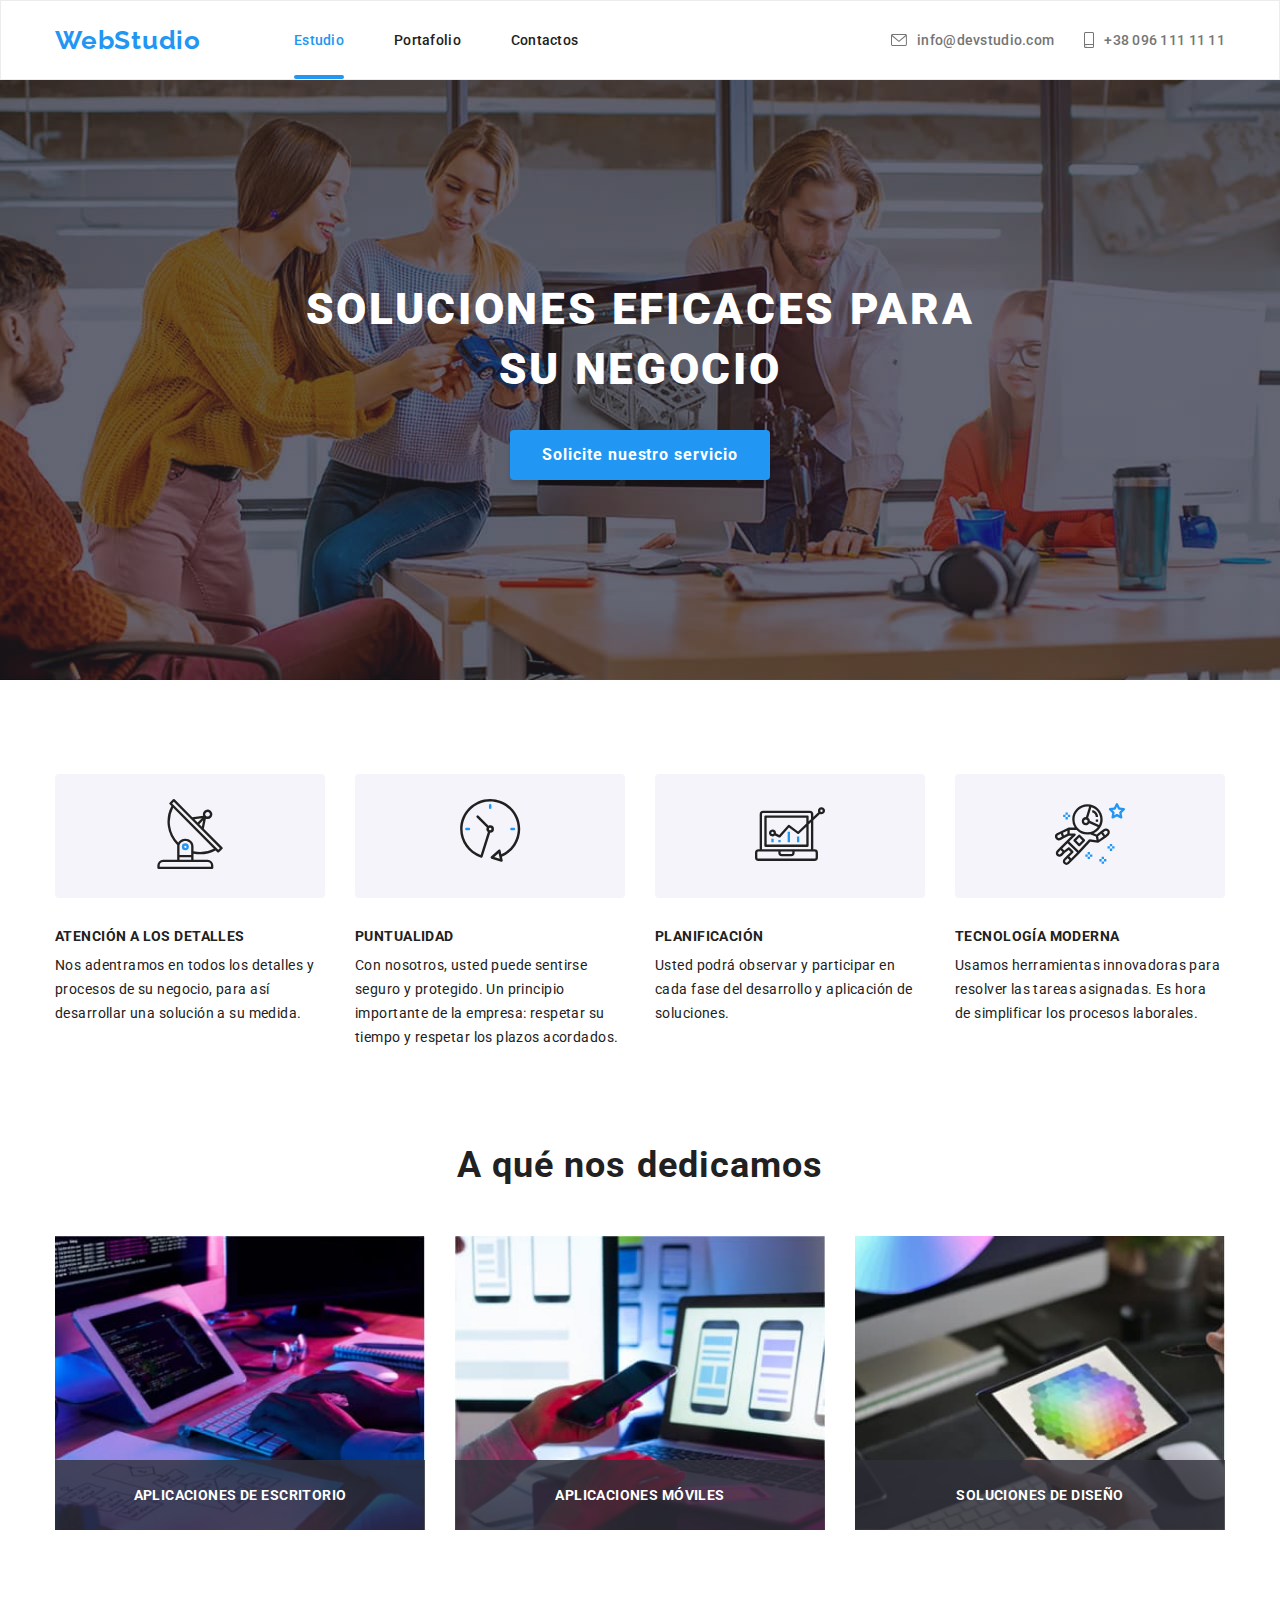
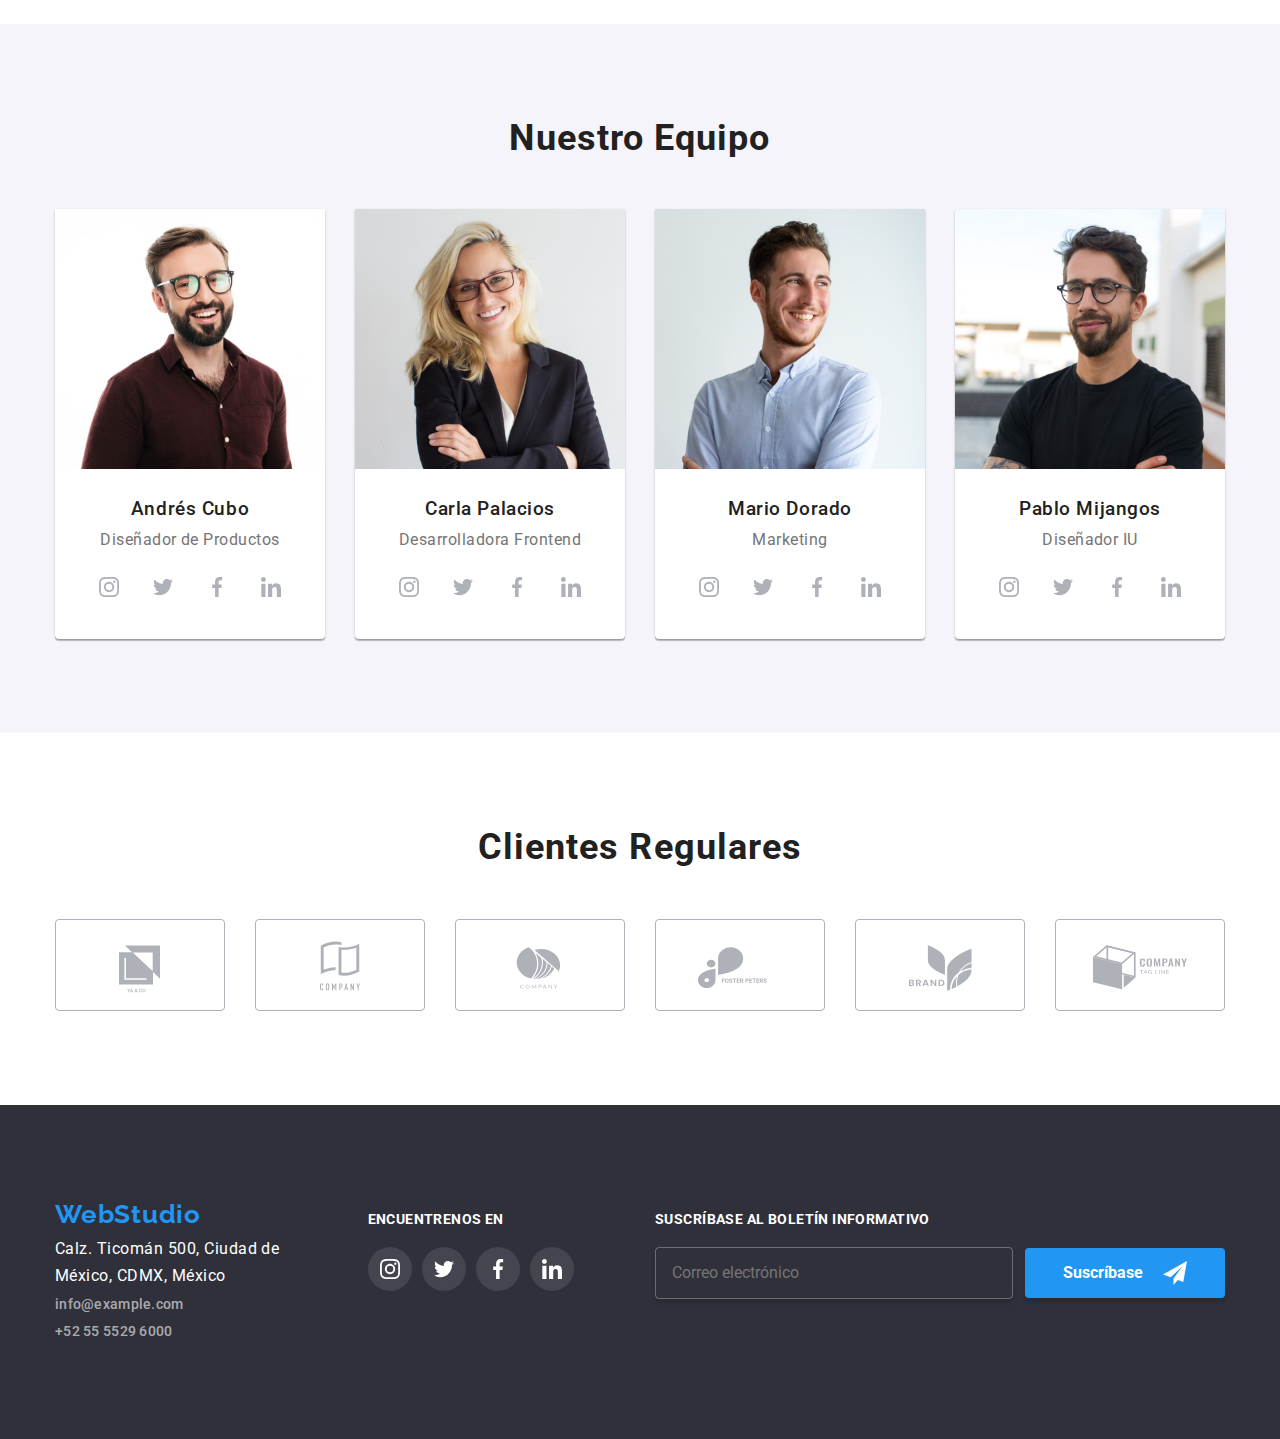
<file: index.html>
<!DOCTYPE html>
<html lang="es">
  <head>
    <meta charset="utf-8" />
    <meta name="viewport" content="width=device-width, initial-scale=1.0" />
    <link
      rel="stylesheet"
      href="https://cdnjs.cloudflare.com/ajax/libs/modern-normalize/1.0.0/modern-normalize.min.css"
    />
    <link rel="stylesheet" href="./css/main.min.css" />
    <title>WebStudio - Estudio</title>
  </head>
  <body>
    <header class="header">
      <div class="header__container container">
        <a class="logo" href="./index.html">WebStudio</a>
        <nav class="navbar">
          <ul class="navbar__list list">
            <li class="navbar__item">
              <a class="navbar__link link navbar__link--active" href="./index.html">Estudio</a>
            </li>
            <li class="navbar__item">
              <a class="navbar__link link" href="./portfolio.html">Portafolio</a>
            </li>
            <li class="navbar__item"><a class="navbar__link link" href="#">Contactos</a></li>
          </ul>
        </nav>
        <ul class="contacts navbar__list navbar__list--contacts list">
          <li class="contacts__item">
            <a class="contacts__link link" href="mailto:info@devstudio.com">
              <svg class="contacts__icon" width="16px" height="12px">
                <use href="./images/icons.svg#icon-sobre"></use>
              </svg>
              info@devstudio.com
            </a>
          </li>
          <li class="contacts__item">
            <a class="contacts__link link" href="tel:+380961111111">
              <svg class="contacts__icon" width="10px" height="16px">
                <use href="./images/icons.svg#icon-celular"></use>
              </svg>
              +38 096 111 11 11
            </a>
          </li>
        </ul>
        <button class="menu-toggle open-menu" aria-expanded="false" aria-controls="mobile-menu">
          <svg xmlns="http://www.w3.org/2000/svg" width="24" height="16" viewBox="0 0 24 16">
            <path
              fill-rule="evenodd"
              clip-rule="evenodd"
              d="M0 2.66667V0H24V2.66667H0ZM0 9.33333H24V6.66667H0V9.33333ZM0 16H24V13.3333H0V16Z"
            />
          </svg>
        </button>
      </div>
    </header>
    <main class="main">
      <section class="hero section">
        <div class="hero__container container">
          <h1 class="hero__title">SOLUCIONES EFICACES PARA SU NEGOCIO</h1>
          <button class="hero__btn btn" type="button" data-modal-open>
            Solicite nuestro servicio
          </button>
        </div>
      </section>
      <section class="targets section">
        <ul class="targets__list list container">
          <li class="target__item">
            <div class="target__icon">
              <svg width="70" height="70">
                <use href="./images/icons.svg#icon-antena"></use>
              </svg>
            </div>
            <h3 class="target__title">ATENCIÓN A LOS DETALLES</h3>
            <p class="target__description">
              Nos adentramos en todos los detalles y procesos de su negocio, para así desarrollar
              una solución a su medida.
            </p>
          </li>
          <li class="target__item">
            <div class="target__icon">
              <svg width="70" height="70">
                <use href="./images/icons.svg#icon-reloj"></use>
              </svg>
            </div>
            <h3 class="target__title">PUNTUALIDAD</h3>
            <p class="target__description">
              Con nosotros, usted puede sentirse seguro y protegido. Un principio importante de la
              empresa: respetar su tiempo y respetar los plazos acordados.
            </p>
          </li>
          <li class="target__item">
            <div class="target__icon">
              <svg width="70" height="70">
                <use href="./images/icons.svg#icon-planeacion"></use>
              </svg>
            </div>
            <h3 class="target__title">PLANIFICACIÓN</h3>
            <p class="target__description">
              Usted podrá observar y participar en cada fase del desarrollo y aplicación de
              soluciones.
            </p>
          </li>
          <li class="target__item">
            <div class="target__icon">
              <svg width="70" height="70">
                <use href="./images/icons.svg#icon-astronauta"></use>
              </svg>
            </div>
            <h3 class="target__title">TECNOLOGÍA MODERNA</h3>
            <p class="target__description">
              Usamos herramientas innovadoras para resolver las tareas asignadas. Es hora de
              simplificar los procesos laborales.
            </p>
          </li>
        </ul>
      </section>
      <section class="services section">
        <div class="services__container container">
          <h2 class="services__title">A qué nos dedicamos</h2>
          <ul class="services__list list">
            <li class="service__item">
              <img
                class="service__image"
                src="./images/logic.jpg"
                alt="Aplicaciones escritorio"
                width="370"
                height="294"
              />
              <h3 class="service__description">APLICACIONES DE ESCRITORIO</h3>
            </li>
            <li class="service__item">
              <img
                class="service__image"
                src="./images/mobile-app.jpg"
                alt="Aplicaciones móviles"
                width="370"
                height="294"
              />
              <h3 class="service__description">APLICACIONES MÓVILES</h3>
            </li>
            <li class="service__item">
              <img
                class="service__image"
                src="./images/colours-palette.jpg"
                alt="Soluciones de diseño"
                width="370"
                height="294"
              />
              <h3 class="service__description">SOLUCIONES DE DISEÑO</h3>
            </li>
          </ul>
        </div>
      </section>
      <section class="team section">
        <div class="team__container container">
          <h2 class="team__title">Nuestro Equipo</h2>
          <ul class="team__list list">
            <li class="team__member">
              <img
                class="member__photo"
                src="./images/andres-cubo.jpg"
                alt="Andrés Cubo"
                width="270"
                height="260"
              />
              <h3 class="member__name">Andrés Cubo</h3>
              <p class="member__job">Diseñador de Productos</p>
              <ul class="social__list list">
                <li class="social__item">
                  <a class="social__link link" href="#">
                    <svg class="social__icon">
                      <use href="./images/icons.svg#icon-instagram"></use>
                    </svg>
                  </a>
                </li>
                <li class="social__item">
                  <a class="social__link link" href="#">
                    <svg class="social__icon">
                      <use href="./images/icons.svg#icon-twitter"></use>
                    </svg>
                  </a>
                </li>
                <li class="social__item">
                  <a class="social__link link" href="#">
                    <svg class="social__icon">
                      <use href="./images/icons.svg#icon-facebook"></use>
                    </svg>
                  </a>
                </li>
                <li class="social__item">
                  <a class="social__link link" href="#">
                    <svg class="social__icon">
                      <use href="./images/icons.svg#icon-linkedin"></use>
                    </svg>
                  </a>
                </li>
              </ul>
            </li>
            <li class="team__member">
              <img
                class="member__photo"
                src="./images/carla-palacios.jpg"
                alt="Carla Palacios"
                width="270"
                height="260"
              />
              <h3 class="member__name">Carla Palacios</h3>
              <p class="member__job">Desarrolladora Frontend</p>
              <ul class="social__list list">
                <li class="social__item">
                  <a class="social__link link" href="#">
                    <svg class="social__icon">
                      <use href="./images/icons.svg#icon-instagram"></use>
                    </svg>
                  </a>
                </li>
                <li class="social__item">
                  <a class="social__link link" href="#">
                    <svg class="social__icon">
                      <use href="./images/icons.svg#icon-twitter"></use>
                    </svg>
                  </a>
                </li>
                <li class="social__item">
                  <a class="social__link link" href="#">
                    <svg class="social__icon">
                      <use href="./images/icons.svg#icon-facebook"></use>
                    </svg>
                  </a>
                </li>
                <li class="social__item">
                  <a class="social__link link" href="#">
                    <svg class="social__icon">
                      <use href="./images/icons.svg#icon-linkedin"></use>
                    </svg>
                  </a>
                </li>
              </ul>
            </li>
            <li class="team__member">
              <img
                class="member__photo"
                src="./images/mario-dorado.jpg"
                alt="Mario Dorado"
                width="270"
                height="260"
              />
              <h3 class="member__name">Mario Dorado</h3>
              <p class="member__job">Marketing</p>
              <ul class="social__list list">
                <li class="social__item">
                  <a class="social__link link" href="#">
                    <svg class="social__icon">
                      <use href="./images/icons.svg#icon-instagram"></use>
                    </svg>
                  </a>
                </li>
                <li class="social__item">
                  <a class="social__link link" href="#">
                    <svg class="social__icon">
                      <use href="./images/icons.svg#icon-twitter"></use>
                    </svg>
                  </a>
                </li>
                <li class="social__item">
                  <a class="social__link link" href="#">
                    <svg class="social__icon">
                      <use href="./images/icons.svg#icon-facebook"></use>
                    </svg>
                  </a>
                </li>
                <li class="social__item">
                  <a class="social__link link" href="#">
                    <svg class="social__icon">
                      <use href="./images/icons.svg#icon-linkedin"></use>
                    </svg>
                  </a>
                </li>
              </ul>
            </li>
            <li class="team__member">
              <img
                class="member__photo"
                src="./images/pablo-mijangos.jpg"
                alt="Pablo Mijangos"
                width="270"
                height="260"
              />
              <h3 class="member__name">Pablo Mijangos</h3>
              <p class="member__job">Diseñador IU</p>
              <ul class="social__list list">
                <li class="social__item">
                  <a class="social__link link" href="#">
                    <svg class="social__icon">
                      <use href="./images/icons.svg#icon-instagram"></use>
                    </svg>
                  </a>
                </li>
                <li class="social__item">
                  <a class="social__link link" href="#">
                    <svg class="social__icon">
                      <use href="./images/icons.svg#icon-twitter"></use>
                    </svg>
                  </a>
                </li>
                <li class="social__item">
                  <a class="social__link link" href="#">
                    <svg class="social__icon">
                      <use href="./images/icons.svg#icon-facebook"></use>
                    </svg>
                  </a>
                </li>
                <li class="social__item">
                  <a class="social__link link" href="#">
                    <svg class="social__icon">
                      <use href="./images/icons.svg#icon-linkedin"></use>
                    </svg>
                  </a>
                </li>
              </ul>
            </li>
          </ul>
        </div>
      </section>
      <section class="clients section">
        <div class="clients__container container">
          <h2 class="clients__title">Clientes Regulares</h2>
          <ul class="clients__list list">
            <li class="client__item">
              <a class="client__link link" href="#">
                <svg class="client__icon">
                  <use href="./images/icons.svg#icon-yaco-c1"></use>
                </svg>
              </a>
            </li>
            <li class="client__item">
              <a class="client__link link" href="#">
                <svg class="client__icon">
                  <use href="./images/icons.svg#icon-company-c2"></use>
                </svg>
              </a>
            </li>
            <li class="client__item">
              <a class="client__link link" href="#">
                <svg class="client__icon">
                  <use href="./images/icons.svg#icon-company-c3"></use>
                </svg>
              </a>
            </li>
            <li class="client__item">
              <a class="client__link link" href="#">
                <svg class="client__icon">
                  <use href="./images/icons.svg#icon-foster-peters-c4"></use>
                </svg>
              </a>
            </li>
            <li class="client__item">
              <a class="client__link link" href="#">
                <svg class="client__icon">
                  <use href="./images/icons.svg#icon-brand-c5"></use>
                </svg>
              </a>
            </li>
            <li class="client__item">
              <a class="client__link link" href="#">
                <svg class="client__icon">
                  <use href="./images/icons.svg#icon-company-tagline-c6"></use>
                </svg>
              </a>
            </li>
          </ul>
        </div>
      </section>
    </main>
    <footer class="footer section">
      <div class="footer__container container">
        <div class="footer__address">
          <a class="footer__logo logo" href="./index.html">WebStudio</a>
          <address class="address">
            <ul class="address__list list">
              <li class="address__item">Calz. Ticomán 500, Ciudad de México, CDMX, México</li>
              <li class="address__item">
                <a class="address__link link" href="mailto:info@example.com">info@example.com</a>
              </li>
              <li class="address__item">
                <a class="address__link link" href="tel:+525555296000">+52 55 5529 6000</a>
              </li>
            </ul>
          </address>
        </div>
        <div class="footer__social">
          <h3 class="social__title">ENCUENTRENOS EN</h3>
          <ul class="social__list list">
            <li class="social__item">
              <a class="social__link link social__link--footer" href="#">
                <svg class="social__icon">
                  <use href="./images/icons.svg#icon-instagram"></use>
                </svg>
              </a>
            </li>
            <li class="social__item">
              <a class="social__link link social__link--footer" href="#">
                <svg class="social__icon">
                  <use href="./images/icons.svg#icon-twitter"></use>
                </svg>
              </a>
            </li>
            <li class="social__item">
              <a class="social__link link social__link--footer" href="#">
                <svg class="social__icon">
                  <use href="./images/icons.svg#icon-facebook"></use>
                </svg>
              </a>
            </li>
            <li class="social__item">
              <a class="social__link link social__link--footer" href="#">
                <svg class="social__icon">
                  <use href="./images/icons.svg#icon-linkedin"></use>
                </svg>
              </a>
            </li>
          </ul>
        </div>
        <div class="footer__suscribe">
          <h3 class="suscribe__title">SUSCRÍBASE al boletín informativo</h3>
          <form class="suscribe__form">
            <input
              class="suscribe__input"
              type="email"
              name="sub_email"
              placeholder="Correo electrónico"
              required
            />
            <button class="suscribe__btn btn" type="submit">
              Suscríbase
              <svg class="suscribe__icon">
                <use href="./images/icons.svg#icon-send"></use>
              </svg>
            </button>
          </form>
        </div>
      </div>
    </footer>

    <div class="backdrop is-hidden" data-modal>
      <div class="modal">
        <button class="close__btn btn" type="button" data-modal-close>
          <svg class="close__icon">
            <use href="./images/icons.svg#icon-close-modal"></use>
          </svg>
        </button>
        <form class="modal__form">
          <fieldset class="form__group">
            <legend class="form__title">Deje sus datos, nos contactaremos con usted</legend>
            <label class="form__label">
              Nombre
              <input class="form__input" type="text" name="name" />
              <svg class="form__icon">
                <use href="./images/icons.svg#icon-person"></use>
              </svg>
            </label>
            <label class="form__label">
              Teléfono
              <input class="form__input" type="tel" name="phone" />
              <svg class="form__icon">
                <use href="./images/icons.svg#icon-phone"></use>
              </svg>
            </label>
            <label class="form__label">
              E-mail
              <input class="form__input" type="email" name="email" />
              <svg class="form__icon">
                <use href="./images/icons.svg#icon-email"></use>
              </svg>
            </label>
            <label class="form__label">
              Comentarios
              <textarea
                class="form__textarea"
                name="comments"
                rows="5"
                placeholder="Introduzca el texto"
              ></textarea>
            </label>
          </fieldset>
          <div class="form__terms">
            <label class="terms__label">
              <input class="terms__input" type="checkbox" name="terms-checkbox" />
              Estoy de acuerdo con el boletín informativo y acepto los Términos y Condiciones
            </label>
          </div>
          <button class="form__btn btn" type="submit">Enviar</button>
        </form>
      </div>
    </div>

    <div class="menu-container" id="mobile-menu">
      <button class="menu-toggle close-menu">
        <svg xmlns="http://www.w3.org/2000/svg" width="40" height="40" viewBox="0 0 40 40">
          <path
            d="M29.6667 12.88L27.7867 11L20.3333 18.4533L12.88 11L11 12.88L18.4533 20.3333L11 27.7867L12.88 29.6667L20.3333 22.2133L27.7867 29.6667L29.6667 27.7867L22.2133 20.3333L29.6667 12.88Z"
          />
        </svg>
      </button>

      <ul class="menu__list list">
        <li class="menu__item">
          <a class="menu__link link menu__link--active" href="./index.html">Estudio</a>
        </li>
        <li class="menu__item">
          <a class="menu__link link" href="./portfolio.html">Portafolio</a>
        </li>
        <li class="menu__item"><a class="menu__link link" href="#">Contactos</a></li>
      </ul>

      <ul class="menu-contacts__list list">
        <li class="menu-contacts__item">
          <a class="menu-contacts__link menu-contacts__link--active link" href="tel:+380961111111">
            +38 096 111 11 11
          </a>
        </li>
        <li class="menu-contacts__item">
          <a class="menu-contacts__link link" href="mailto:info@devstudio.com">
            info@devstudio.com
          </a>
        </li>
      </ul>

      <ul class="menu-social__list list">
        <li class="menu-social__item">
          <a href="#" class="menu-social__link link">Instagram</a>
        </li>
        <li class="menu-social__item">
          <a href="#" class="menu-social__link link">Twitter</a>
        </li>
        <li class="menu-social__item">
          <a href="#" class="menu-social__link link">Facebook</a>
        </li>
        <li class="menu-social__item">
          <a href="#" class="menu-social__link link">LinkedIn</a>
        </li>
      </ul>
    </div>

    <script src="./js/modal.js"></script>
    <script src="./js/mobile-menu.js"></script>
  </body>
</html>
</file>
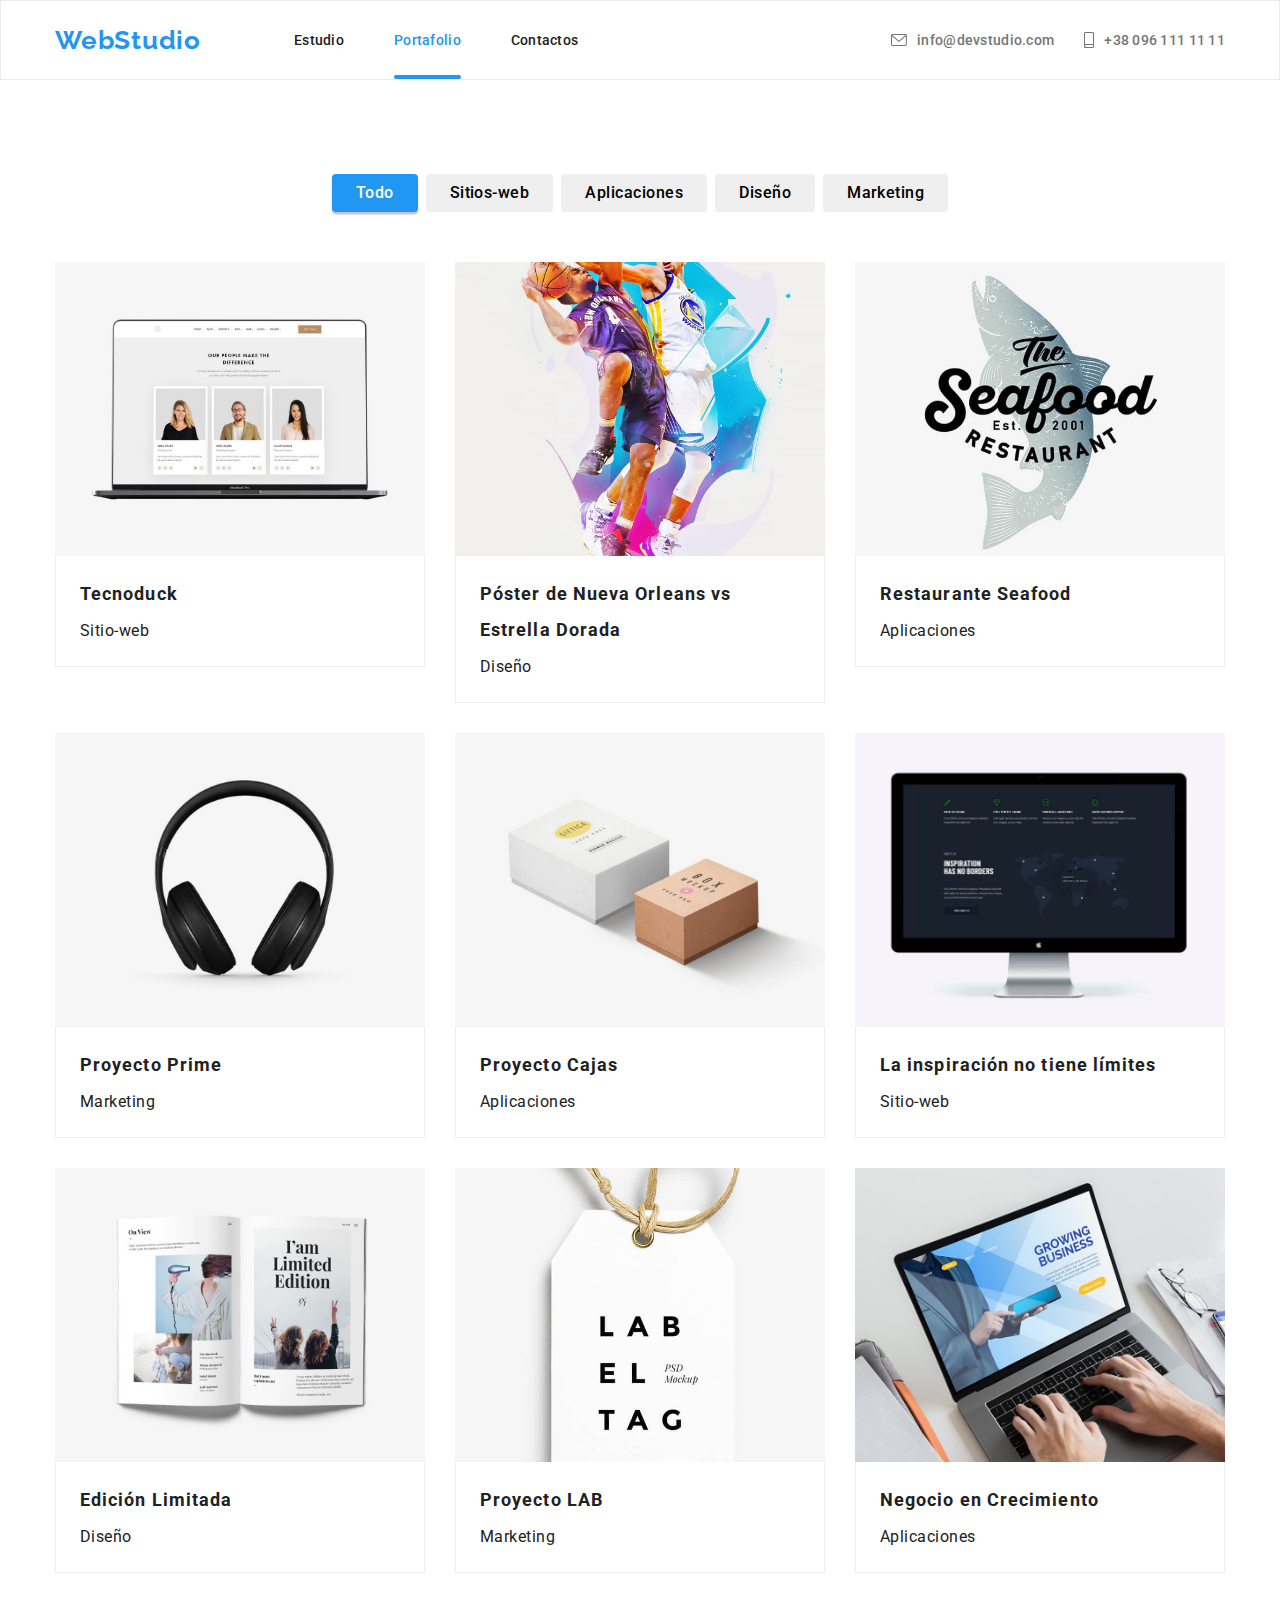
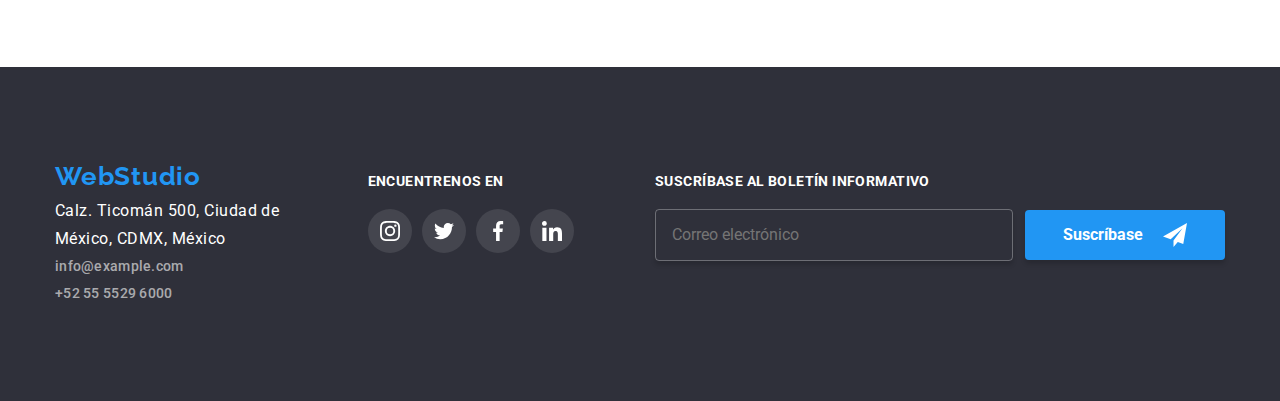
<file: portfolio.html>
<!DOCTYPE html>
<html lang="es">
  <head>
    <meta charset="utf-8" />
    <meta name="viewport" content="width=device-width, initial-scale=1.0" />
    <link
      rel="stylesheet"
      href="https://cdnjs.cloudflare.com/ajax/libs/modern-normalize/1.0.0/modern-normalize.min.css"
    />
    <link rel="stylesheet" href="./css/main.min.css" />
    <title>WebStudio - Portafolio</title>
  </head>
  <body>
    <header class="header">
      <div class="header__container container">
        <a class="logo" href="./index.html">WebStudio</a>
        <nav class="navbar">
          <ul class="navbar__list list">
            <li class="navbar__item">
              <a class="navbar__link link" href="./index.html">Estudio</a>
            </li>
            <li class="navbar__item">
              <a class="navbar__link link navbar__link--active" href="./portfolio.html"
                >Portafolio</a
              >
            </li>
            <li class="navbar__item"><a class="navbar__link link" href="#">Contactos</a></li>
          </ul>
        </nav>
        <ul class="contacts navbar__list navbar__list--contacts list">
          <li class="contacts__item">
            <a class="contacts__link link" href="mailto:info@devstudio.com">
              <svg class="contacts__icon" width="16px" height="12px">
                <use href="./images/icons.svg#icon-sobre"></use>
              </svg>
              info@devstudio.com
            </a>
          </li>
          <li class="contacts__item">
            <a class="contacts__link link" href="tel:+380961111111">
              <svg class="contacts__icon" width="10px" height="16px">
                <use href="./images/icons.svg#icon-celular"></use>
              </svg>
              +38 096 111 11 11
            </a>
          </li>
        </ul>
        <button class="menu-toggle open-menu" aria-expanded="false" aria-controls="mobile-menu">
          <svg xmlns="http://www.w3.org/2000/svg" width="24" height="16" viewBox="0 0 24 16">
            <path
              fill-rule="evenodd"
              clip-rule="evenodd"
              d="M0 2.66667V0H24V2.66667H0ZM0 9.33333H24V6.66667H0V9.33333ZM0 16H24V13.3333H0V16Z"
            />
          </svg>
        </button>
      </div>
    </header>
    <main class="main">
      <section class="portfolio section">
        <div class="portfolio__container container">
          <ul class="filters__list list">
            <li class="filters__item">
              <button class="filters__btn btn filters__btn--active" type="button">Todo</button>
            </li>
            <li class="filters__item">
              <button class="filters__btn btn" type="button">Sitios-web</button>
            </li>
            <li class="filters__item">
              <button class="filters__btn btn" type="button">Aplicaciones</button>
            </li>
            <li class="filters__item">
              <button class="filters__btn btn" type="button">Diseño</button>
            </li>
            <li class="filters__item">
              <button class="filters__btn btn" type="button">Marketing</button>
            </li>
          </ul>
          <ul class="gallery__list list">
            <li class="gallery__card">
              <div class="card__container">
                <img class="card__image" src="./images/tecnoduck.jpg" alt="Sitio Web Tecnoduck" />
                <div class="card__description">
                  <p class="card__text">
                    Tecnoduck es una plataforma de distribución de coronavirus de última generación.
                    Las compañías usan esta plataforma para el espionaje digital y los ataques a los
                    servidores seguros de la competencia.
                  </p>
                </div>
              </div>
              <div class="card__details">
                <h3 class="card__title">Tecnoduck</h3>
                <p class="card__category">Sitio-web</p>
              </div>
            </li>
            <li class="gallery__card">
              <div class="card__container">
                <img class="card__image" src="./images/nba-poster.jpg" alt="Poster de la NBA" />
                <div class="card__description">
                  <p class="card__text">
                    Tecnoduck es una plataforma de distribución de coronavirus de última generación.
                    Las compañías usan esta plataforma para el espionaje digital y los ataques a los
                    servidores seguros de la competencia.
                  </p>
                </div>
              </div>
              <div class="card__details">
                <h3 class="card__title">Póster de Nueva Orleans vs Estrella Dorada</h3>
                <p class="card__category">Diseño</p>
              </div>
            </li>
            <li class="gallery__card">
              <div class="card__container">
                <img class="card__image" src="./images/seafood.jpg" alt="Restaurante Seafood" />
                <div class="card__description">
                  <p class="card__text">
                    Tecnoduck es una plataforma de distribución de coronavirus de última generación.
                    Las compañías usan esta plataforma para el espionaje digital y los ataques a los
                    servidores seguros de la competencia.
                  </p>
                </div>
              </div>
              <div class="card__details">
                <h3 class="card__title">Restaurante Seafood</h3>
                <p class="card__category">Aplicaciones</p>
              </div>
            </li>
            <li class="gallery__card">
              <div class="card__container">
                <img class="card__image" src="./images/prime-project.jpg" alt="Proyecto Prime" />
                <div class="card__description">
                  <p class="card__text">
                    Tecnoduck es una plataforma de distribución de coronavirus de última generación.
                    Las compañías usan esta plataforma para el espionaje digital y los ataques a los
                    servidores seguros de la competencia.
                  </p>
                </div>
              </div>
              <div class="card__details">
                <h3 class="card__title">Proyecto Prime</h3>
                <p class="card__category">Marketing</p>
              </div>
            </li>
            <li class="gallery__card">
              <div class="card__container">
                <img class="card__image" src="./images/boxes-project.jpg" alt="Proyecto Cajas" />
                <div class="card__description">
                  <p class="card__text">
                    Tecnoduck es una plataforma de distribución de coronavirus de última generación.
                    Las compañías usan esta plataforma para el espionaje digital y los ataques a los
                    servidores seguros de la competencia.
                  </p>
                </div>
              </div>
              <div class="card__details">
                <h3 class="card__title">Proyecto Cajas</h3>
                <p class="card__category">Aplicaciones</p>
              </div>
            </li>
            <li class="gallery__card">
              <div class="card__container">
                <img
                  class="card__image"
                  src="./images/limitless-web.jpg"
                  alt="Sitio Web La inspiración no tiene límites"
                />
                <div class="card__description">
                  <p class="card__text">
                    Tecnoduck es una plataforma de distribución de coronavirus de última generación.
                    Las compañías usan esta plataforma para el espionaje digital y los ataques a los
                    servidores seguros de la competencia.
                  </p>
                </div>
              </div>
              <div class="card__details">
                <h3 class="card__title">La inspiración no tiene límites</h3>
                <p class="card__category">Sitio-web</p>
              </div>
            </li>
            <li class="gallery__card">
              <div class="card__container">
                <img
                  class="card__image"
                  src="./images/limited-edition.jpg"
                  alt="Diseño Edición Limitada"
                />
                <div class="card__description">
                  <p class="card__text">
                    Tecnoduck es una plataforma de distribución de coronavirus de última generación.
                    Las compañías usan esta plataforma para el espionaje digital y los ataques a los
                    servidores seguros de la competencia.
                  </p>
                </div>
              </div>
              <div class="card__details">
                <h3 class="card__title">Edición Limitada</h3>
                <p class="card__category">Diseño</p>
              </div>
            </li>
            <li class="gallery__card">
              <div class="card__container">
                <img class="card__image" src="./images/lab-project.jpg" alt="Proyecto LAB" />
                <div class="card__description">
                  <p class="card__text">
                    Tecnoduck es una plataforma de distribución de coronavirus de última generación.
                    Las compañías usan esta plataforma para el espionaje digital y los ataques a los
                    servidores seguros de la competencia.
                  </p>
                </div>
              </div>
              <div class="card__details">
                <h3 class="card__title">Proyecto LAB</h3>
                <p class="card__category">Marketing</p>
              </div>
            </li>
            <li class="gallery__card">
              <div class="card__container">
                <img
                  class="card__image"
                  src="./images/growing-business.jpg"
                  alt="Negocio en Crecimiento"
                />
                <div class="card__description">
                  <p class="card__text">
                    Tecnoduck es una plataforma de distribución de coronavirus de última generación.
                    Las compañías usan esta plataforma para el espionaje digital y los ataques a los
                    servidores seguros de la competencia.
                  </p>
                </div>
              </div>
              <div class="card__details">
                <h3 class="card__title">Negocio en Crecimiento</h3>
                <p class="card__category">Aplicaciones</p>
              </div>
            </li>
          </ul>
        </div>
      </section>
    </main>
    <footer class="footer section">
      <div class="footer__container container">
        <div class="footer__address">
          <a class="footer__logo logo" href="./index.html">WebStudio</a>
          <address class="address">
            <ul class="address__list list">
              <li class="address__item">Calz. Ticomán 500, Ciudad de México, CDMX, México</li>
              <li class="address__item">
                <a class="address__link link" href="mailto:info@example.com">info@example.com</a>
              </li>
              <li class="address__item">
                <a class="address__link link" href="tel:+525555296000">+52 55 5529 6000</a>
              </li>
            </ul>
          </address>
        </div>
        <div class="footer__social">
          <h3 class="social__title">ENCUENTRENOS EN</h3>
          <ul class="social__list list">
            <li class="social__item">
              <a class="social__link link social__link--footer" href="#">
                <svg class="social__icon">
                  <use href="./images/icons.svg#icon-instagram"></use>
                </svg>
              </a>
            </li>
            <li class="social__item">
              <a class="social__link link social__link--footer" href="#">
                <svg class="social__icon">
                  <use href="./images/icons.svg#icon-twitter"></use>
                </svg>
              </a>
            </li>
            <li class="social__item">
              <a class="social__link link social__link--footer" href="#">
                <svg class="social__icon">
                  <use href="./images/icons.svg#icon-facebook"></use>
                </svg>
              </a>
            </li>
            <li class="social__item">
              <a class="social__link link social__link--footer" href="#">
                <svg class="social__icon">
                  <use href="./images/icons.svg#icon-linkedin"></use>
                </svg>
              </a>
            </li>
          </ul>
        </div>
        <div class="footer__suscribe">
          <h3 class="suscribe__title">SUSCRÍBASE al boletín informativo</h3>
          <form class="suscribe__form">
            <input
              class="suscribe__input"
              type="email"
              name="sub_email"
              placeholder="Correo electrónico"
              required
            />
            <button class="suscribe__btn btn" type="submit">
              Suscríbase
              <svg class="suscribe__icon">
                <use href="./images/icons.svg#icon-send"></use>
              </svg>
            </button>
          </form>
        </div>
      </div>
    </footer>

    <div class="menu-container" id="mobile-menu">
      <button class="menu-toggle close-menu">
        <svg xmlns="http://www.w3.org/2000/svg" width="40" height="40" viewBox="0 0 40 40">
          <path
            d="M29.6667 12.88L27.7867 11L20.3333 18.4533L12.88 11L11 12.88L18.4533 20.3333L11 27.7867L12.88 29.6667L20.3333 22.2133L27.7867 29.6667L29.6667 27.7867L22.2133 20.3333L29.6667 12.88Z"
          />
        </svg>
      </button>

      <ul class="menu__list list">
        <li class="menu__item">
          <a class="menu__link link" href="./index.html">Estudio</a>
        </li>
        <li class="menu__item">
          <a class="menu__link link menu__link--active" href="./portfolio.html">Portafolio</a>
        </li>
        <li class="menu__item"><a class="menu__link link" href="#">Contactos</a></li>
      </ul>

      <ul class="menu-contacts__list list">
        <li class="menu-contacts__item">
          <a class="menu-contacts__link menu-contacts__link--active link" href="tel:+380961111111">
            +38 096 111 11 11
          </a>
        </li>
        <li class="menu-contacts__item">
          <a class="menu-contacts__link link" href="mailto:info@devstudio.com">
            info@devstudio.com
          </a>
        </li>
      </ul>

      <ul class="menu-social__list list">
        <li class="menu-social__item">
          <a href="#" class="menu-social__link link">Instagram</a>
        </li>
        <li class="menu-social__item">
          <a href="#" class="menu-social__link link">Twitter</a>
        </li>
        <li class="menu-social__item">
          <a href="#" class="menu-social__link link">Facebook</a>
        </li>
        <li class="menu-social__item">
          <a href="#" class="menu-social__link link">LinkedIn</a>
        </li>
      </ul>
    </div>

    <script src="./js/mobile-menu.js"></script>
  </body>
</html>
</file>
<file: css/main.min.css>
@import"https://fonts.googleapis.com/css2?family=Raleway:wght@700&family=Roboto:wght@400;500;700;900&display=swap";*{margin:0;padding:0}body{font-family:"Roboto",sans-serif;color:#212121}img{display:block}:focus,:focus-within{outline:none}.container{width:480px;margin:0 auto;padding:0 15px}@media screen and (min-width: 768px){.container{width:768px}}@media screen and (min-width: 1200px){.container{width:1200px}}.section{padding:60px 0}@media screen and (min-width: 1200px){.section{padding:94px 0}}.link{color:#212121;text-decoration:none;font-size:14px;font-weight:500;line-height:1.17;letter-spacing:.02em;transition:250ms linear;transition-timing-function:cubic-bezier(0.4, 0, 0.2, 1)}.list{list-style:none}.btn{cursor:pointer;border:none;border-radius:4px}.logo{font-family:"Raleway";color:#2196f3;font-size:26px;font-weight:700;line-height:1.17;text-decoration:none;letter-spacing:.03em}.social__list{display:flex;align-items:center;justify-content:center;gap:10px}.social__link{display:flex;align-items:center;justify-content:center;width:44px;height:44px;background-color:#fff;color:#afb1b8;border-radius:50px;transition:250ms linear;transition-timing-function:cubic-bezier(0.4, 0, 0.2, 1)}.social__link:hover,.social__link:focus,.social__link:focus-within{background-color:#2196f3;color:#fff}.social__link--footer{background-color:rgba(255,255,255,.1019607843);color:#fff}.social__icon{width:20px;height:20px;fill:currentColor}.header{display:flex;align-items:center;justify-content:center;height:60px;border:1px solid #ececec}@media screen and (min-width: 768px){.header{height:80px}}.header__container{display:flex;align-items:center;justify-content:space-between}.header .navbar{display:none}@media screen and (min-width: 768px){.header .navbar{display:flex}}.header .navbar__list{display:flex;align-items:center;justify-content:flex-start;-moz-column-gap:50px;column-gap:50px}@media screen and (min-width: 1200px){.header .navbar__list{margin-left:93px}}.header .navbar__list--contacts{flex-direction:column;align-items:flex-start;row-gap:10px}@media screen and (min-width: 1200px){.header .navbar__list--contacts{flex-direction:row;margin-left:auto;-moz-column-gap:30px;column-gap:30px}}.header .navbar__link{position:relative}.header .navbar__link:hover,.header .navbar__link:focus,.header .navbar__link:focus-visible,.header .navbar__link:focus-within{color:#2196f3}.header .navbar__link--active{color:#2196f3}@media screen and (min-width: 768px){.header .navbar__link--active::after{content:"";position:absolute;display:block;top:calc(100% + 27px);left:0;height:4px;width:100%;background-color:#2196f3;border-radius:2px}}.header .contacts{display:none}@media screen and (min-width: 768px){.header .contacts{display:flex}}.header .contacts__link{display:flex;align-items:center;justify-content:center;color:#757575}.header .contacts__link:hover,.header .contacts__link:focus,.header .contacts__link:focus-visible,.header .contacts__link:focus-within{color:#2196f3;fill:#2196f3}.header .contacts__icon{fill:currentColor;margin-right:10px}.footer{background-color:#2f303a}.footer__container{display:flex;align-items:center;justify-content:flex-start;flex-direction:column;text-align:center}@media screen and (min-width: 768px){.footer__container{justify-content:space-around;align-items:flex-start;flex-direction:row;flex-wrap:wrap}}@media screen and (min-width: 1200px){.footer__container{justify-content:space-between;text-align:start}}.footer .address{margin-top:6px;font-style:normal}.footer .address__list{width:231px;row-gap:9px}.footer .address__item{line-height:1.71;letter-spacing:.03em;color:#fff}.footer .address__link{color:rgba(255,255,255,.6)}.footer .address__link:hover,.footer .address__link:focus,.footer .address__link:focus-within{color:#2196f3}.footer__social{padding-top:60px}@media screen and (min-width: 768px){.footer__social{padding-top:12px}}.footer__social .social__title{padding-bottom:20px;font-weight:700;font-size:14px;letter-spacing:.03em;color:#fff;text-transform:uppercase}.footer__suscribe{padding-top:60px}@media screen and (min-width: 1200px){.footer__suscribe{padding-top:12px}}.footer__suscribe .suscribe__title{padding-bottom:20px;font-weight:700;font-size:14px;letter-spacing:.03em;color:#fff;text-transform:uppercase}.footer__suscribe .suscribe__form{display:flex;align-items:center;justify-content:center;flex-direction:column;gap:20px}@media screen and (min-width: 1200px){.footer__suscribe .suscribe__form{flex-direction:row;gap:12px}}.footer__suscribe .suscribe__input{width:450px;padding:15px 16px;line-height:1.25;background:none;color:#fff;border-radius:4px;border:1px solid rgba(255,255,255,.3019607843);box-shadow:0px 4px 4px 0px rgba(0,0,0,.1490196078)}@media screen and (min-width: 1200px){.footer__suscribe .suscribe__input{width:358px}}.footer__suscribe .suscribe__btn{width:200px;padding:10px 0;display:flex;align-items:center;justify-content:center;gap:20px;border-radius:4px;background-color:#2196f3;color:#fff;font-weight:700;line-height:1.875;box-shadow:0px 4px 4px 0px rgba(0,0,0,.1490196078)}.footer__suscribe .suscribe__icon{width:24px;height:24px;fill:currentColor}.hero{min-width:480px;background-color:#2f303a;padding:118px 0;background-image:linear-gradient(rgba(47, 48, 58, 0.4), rgba(47, 48, 58, 0.4)),url(../images/hero-bg.jpg);background-position:center;background-repeat:no-repeat;background-size:cover}@media screen and (min-width: 1200px){.hero{padding:200px 0}}.hero__container{display:flex;align-items:center;justify-content:center;flex-direction:column}.hero__title{width:360px;margin-bottom:30px;font-size:26px;font-weight:900;line-height:1.62;letter-spacing:.06em;text-align:center;color:#fff;text-transform:uppercase}@media screen and (min-width: 1200px){.hero__title{width:696px;font-size:44px;line-height:1.36}}.hero__btn{padding:10px 32px;font-weight:700;line-height:1.875;letter-spacing:.06em;color:#fff;background-color:#2196f3;border-radius:4px;box-shadow:0px 4px 4px 0px rgba(0,0,0,.1490196078)}.menu-toggle{display:flex;align-items:center;justify-content:center;padding:12px 8px;background-color:rgba(0,0,0,0);border:none;fill:inherit}.menu-toggle:hover,.menu-toggle:focus,.menu-toggle:focus-within,.menu-toggle:focus-visible{fill:#2196f3}@media screen and (min-width: 768px){.menu-toggle{display:none}}.menu-container{display:flex;flex-direction:column;justify-content:space-between;position:fixed;top:0;left:0;width:100vw;height:100vh;padding:50px 40px;background-color:#fff;transform:translateX(100%);transition:transform 250ms cubic-bezier(0.4, 0, 0.2, 1)}.menu-container.is-open{transform:translateX(0)}.menu-container .menu-toggle{position:absolute;padding:0;top:10px;right:15px}.menu__list{display:flex;flex-direction:column;row-gap:32px}.menu__link{font-size:40px;font-weight:500;letter-spacing:.02em}.menu__link--active,.menu__link:hover,.menu__link:focus,.menu__link:focus-visible,.menu__link:focus-within{color:#2196f3}.menu-contacts__list{display:flex;flex-direction:column;margin-top:auto;margin-bottom:64px;row-gap:32px}.menu-contacts__link{color:#757575;font-size:24px;font-weight:500;letter-spacing:.02em}.menu-contacts__link--active{color:#2196f3;font-size:34px}.menu-social__list{display:flex}.menu-social__item{border-right:1px solid rgba(33,33,33,.2);list-style:none outside none;padding:0 10px;width:auto}.menu-social__item:first-child{padding-left:0}.menu-social__item:last-child{border-right:none;padding-right:0}.menu-social__link{color:#2196f3;font-size:18px;font-weight:500;line-height:1.22;letter-spacing:.36px}.backdrop{position:fixed;top:0;width:100%;height:100%;display:flex;align-items:center;justify-content:center;background-color:rgba(0,0,0,.2);opacity:1;visibility:visible;transition:opacity .3s ease-in-out,visibility .3s ease-in-out}.is-hidden{visibility:hidden;opacity:0}.modal{width:450px;border-radius:4px;background:#fff;box-shadow:0px 2px 1px 0px rgba(0,0,0,.2),0px 1px 1px 0px rgba(0,0,0,.14),0px 1px 3px 0px rgba(0,0,0,.12)}@media screen and (min-width: 1200px){.modal{width:528px}}.modal .close__btn{float:right;margin:8px;padding:6px 5px;width:30px;height:30px;border:1px solid rgba(0,0,0,.1019607843);border-radius:50%;color:#000;background:#fff;transition-timing-function:cubic-bezier(0.4, 0, 0.2, 1)}.modal .close__btn:hover,.modal .close__btn:focus,.modal .close__btn:focus-within{color:#2196f3}.modal .close__icon{width:18px;height:18px;fill:currentColor}.modal__form{margin:40px;display:flex;align-items:center;justify-content:center;flex-direction:column}.modal .form__group{width:100%;display:flex;flex-direction:column;border:none;gap:10px}.modal .form__title{width:100%;font-size:20px;font-weight:700;text-align:center;letter-spacing:.03em;margin-bottom:12px;line-height:1.17}.modal .form__label{position:relative;display:flex;flex-direction:column;cursor:pointer;gap:4px;font-size:12px;letter-spacing:.01em;color:#757575}.modal .form__label:hover .form__icon,.modal .form__label:focus .form__icon,.modal .form__label:focus-within .form__icon{fill:#2196f3}.modal .form__input{height:40px;padding-left:42px;font-size:16px;border-radius:4px;border:1px solid rgba(33,33,33,.2);transition-timing-function:cubic-bezier(0.4, 0, 0.2, 1)}.modal .form__input:hover,.modal .form__input:focus,.modal .form__input:focus-within{border-color:#2196f3;outline:none}.modal .form__input::-moz-placeholder{color:rgba(117,117,117,.5019607843)}.modal .form__input::placeholder{color:rgba(117,117,117,.5019607843)}.modal .form__icon{position:absolute;left:12px;top:50%;width:18px;height:18px;transition-timing-function:cubic-bezier(0.4, 0, 0.2, 1)}.modal .form__textarea{padding:12px 16px;font-size:12px;line-height:1.17;letter-spacing:.01em;border-radius:4px;border:1px solid rgba(33,33,33,.2);transition-timing-function:cubic-bezier(0.4, 0, 0.2, 1)}.modal .form__textarea:hover,.modal .form__textarea:focus,.modal .form__textarea:focus-within{border-color:#2196f3;outline:none}.modal .form__textarea::-moz-placeholder{color:rgba(117,117,117,.5019607843)}.modal .form__textarea::placeholder{color:rgba(117,117,117,.5019607843)}.modal .form__terms{margin:20px 12px 30px}.modal .form__terms .terms__label{display:flex;align-items:baseline;gap:7px;cursor:pointer;font-size:14px;line-height:1.71;letter-spacing:.03em;color:#757575}.modal .form__terms .terms__input{position:relative;top:2px}.modal .form__btn{width:200px;padding:10px 0;display:flex;align-items:center;justify-content:center;border-radius:4px;background-color:#2196f3;color:#fff;font-weight:700;line-height:1.875;box-shadow:0px 4px 4px 0px rgba(0,0,0,.1490196078)}.targets__list{display:flex;justify-content:center;flex-wrap:wrap;gap:30px}.targets .target__item{display:flex;align-items:center;justify-content:flex-start;flex-direction:column;width:100%;text-align:center}@media screen and (min-width: 768px){.targets .target__item{width:354px;align-items:flex-start;text-align:start}}@media screen and (min-width: 1200px){.targets .target__item{width:270px}}.targets .target__icon{padding:25px 190px;margin-bottom:30px;background-color:#f5f4fa;border-radius:4px}@media screen and (min-width: 768px){.targets .target__icon{padding:25px 142px}}@media screen and (min-width: 1200px){.targets .target__icon{padding:25px 100px}}.targets .target__title{margin-bottom:10px;font-size:14px;font-weight:700;letter-spacing:.03em;text-transform:uppercase}.targets .target__description{font-size:14px;line-height:1.71;letter-spacing:.03em}.services{display:none}@media screen and (min-width: 1200px){.services{display:block;padding-top:0}}.services__title{margin:0 0 50px 0;text-align:center;font-size:36px;font-weight:700;line-height:1.17;letter-spacing:.03em}.services__list{display:flex;align-items:center;justify-content:center;gap:30px}.services__list .service__item{position:relative;display:flex;flex-direction:column;max-height:294px}.services__list .service__description{position:absolute;bottom:0;width:100%;padding:27px 0;font-size:14px;letter-spacing:.03em;font-weight:700;text-align:center;text-transform:uppercase;color:#fff;background-color:rgba(47,48,58,.8)}.team{background-color:#f5f4fa}.team__title{margin-bottom:30px;text-align:center;font-size:28px;font-weight:700;letter-spacing:.03em}@media screen and (min-width: 1200px){.team__title{font-size:36px;margin-bottom:50px}}.team__list{display:flex;align-items:center;justify-content:center;flex-wrap:wrap;gap:30px}.team__member{text-align:center;padding-bottom:24px;border-radius:0px 0px 4px 4px;background:#fff;box-shadow:0px 2px 1px 0px rgba(0,0,0,.2),0px 1px 1px 0px rgba(0,0,0,.14),0px 1px 3px 0px rgba(0,0,0,.12)}@media screen and (min-width: 1200px){.team__member{padding-bottom:30px}}.team__member .member__photo{width:450px;height:460px;-o-object-fit:cover;object-fit:cover}@media screen and (min-width: 768px){.team__member .member__photo{width:354px;height:374px}}@media screen and (min-width: 1200px){.team__member .member__photo{width:270px;height:260px}}.team__member .member__name{margin-top:30px;font-weight:500;letter-spacing:.03em}.team__member .member__job{margin:10px 0 16px;letter-spacing:.03em;color:#757575}.clients__title{margin-bottom:30px;text-align:center;font-size:28px;font-weight:700;letter-spacing:.03em}@media screen and (min-width: 1200px){.clients__title{font-size:36px;margin-bottom:50px}}.clients__list{display:flex;align-items:center;justify-content:center;flex-wrap:wrap;gap:30px}.clients__list .client__link{display:flex;align-items:center;justify-content:center;padding:15px 51px;border:1px solid #afb1b8;color:#afb1b8;border-radius:4px;transition:250ms linear;transition-timing-function:cubic-bezier(0.4, 0, 0.2, 1)}.clients__list .client__link:hover,.clients__list .client__link:focus,.clients__list .client__link:focus-within{color:#2196f3;border-color:#2196f3}@media screen and (min-width: 768px){.clients__list .client__link{padding:15px 59px}}@media screen and (min-width: 1200px){.clients__list .client__link{padding:15px 31px}}.clients__list .client__icon{width:106px;height:60px;fill:currentColor}.portfolio .filters__list{display:flex;align-items:center;justify-content:center;flex-wrap:wrap;gap:15px 8px;margin-bottom:50px}.portfolio .filters__btn{padding:6px 24px;font-weight:500;line-height:1.625;letter-spacing:.03em}.portfolio .filters__btn--active,.portfolio .filters__btn:focus,.portfolio .filters__btn:focus-within,.portfolio .filters__btn:hover{color:#fff;background-color:#2196f3;box-shadow:0px 2px 2px 0px rgba(0,0,0,.12),0px 1px 2px 0px rgba(0,0,0,.08),0px 3px 1px 0px rgba(0,0,0,.1)}.portfolio .gallery__list{display:flex;flex-wrap:wrap;gap:30px}.portfolio .gallery__card{width:450px;height:-moz-fit-content;height:fit-content;cursor:pointer;transition:250ms linear;transition-timing-function:cubic-bezier(0.4, 0, 0.2, 1)}@media screen and (min-width: 768px){.portfolio .gallery__card{width:354px}}@media screen and (min-width: 1200px){.portfolio .gallery__card{width:370px}}.portfolio .gallery__card:hover,.portfolio .gallery__card:focus,.portfolio .gallery__card:focus-within{box-shadow:1px 4px 6px 0px rgba(0,0,0,.16),0px 4px 4px 0px rgba(0,0,0,.06),0px 1px 1px 0px rgba(0,0,0,.12)}.portfolio .gallery__card:hover .card__description,.portfolio .gallery__card:focus .card__description,.portfolio .gallery__card:focus-within .card__description{transform:translateY(-100%)}.portfolio .gallery__card .card__container{width:450px;height:294px;overflow:hidden}@media screen and (min-width: 768px){.portfolio .gallery__card .card__container{width:354px}}@media screen and (min-width: 1200px){.portfolio .gallery__card .card__container{width:370px}}.portfolio .gallery__card .card__image{width:450px;height:294px;-o-object-fit:cover;object-fit:cover}@media screen and (min-width: 768px){.portfolio .gallery__card .card__image{width:354px}}@media screen and (min-width: 1200px){.portfolio .gallery__card .card__image{width:370px}}.portfolio .gallery__card .card__description{display:flex;align-items:center;justify-content:center;padding:24px;width:450px;height:294px;color:#fff;background-color:rgba(33,149,243,.9019607843);transition:250ms linear;transition-timing-function:cubic-bezier(0.4, 0, 0.2, 1)}@media screen and (min-width: 768px){.portfolio .gallery__card .card__description{width:354px}}@media screen and (min-width: 1200px){.portfolio .gallery__card .card__description{width:370px}}.portfolio .gallery__card .card__text{font-size:18px;line-height:1.56;letter-spacing:.03em}.portfolio .gallery__card .card__details{padding:20px 24px;border:1px solid #eee;border-top:none}.portfolio .gallery__card .card__title{margin-bottom:4px;font-size:18px;font-weight:700;line-height:2;letter-spacing:.06em}.portfolio .gallery__card .card__category{line-height:1.875;letter-spacing:.03em}/*# sourceMappingURL=main.min.css.map */
</file>
